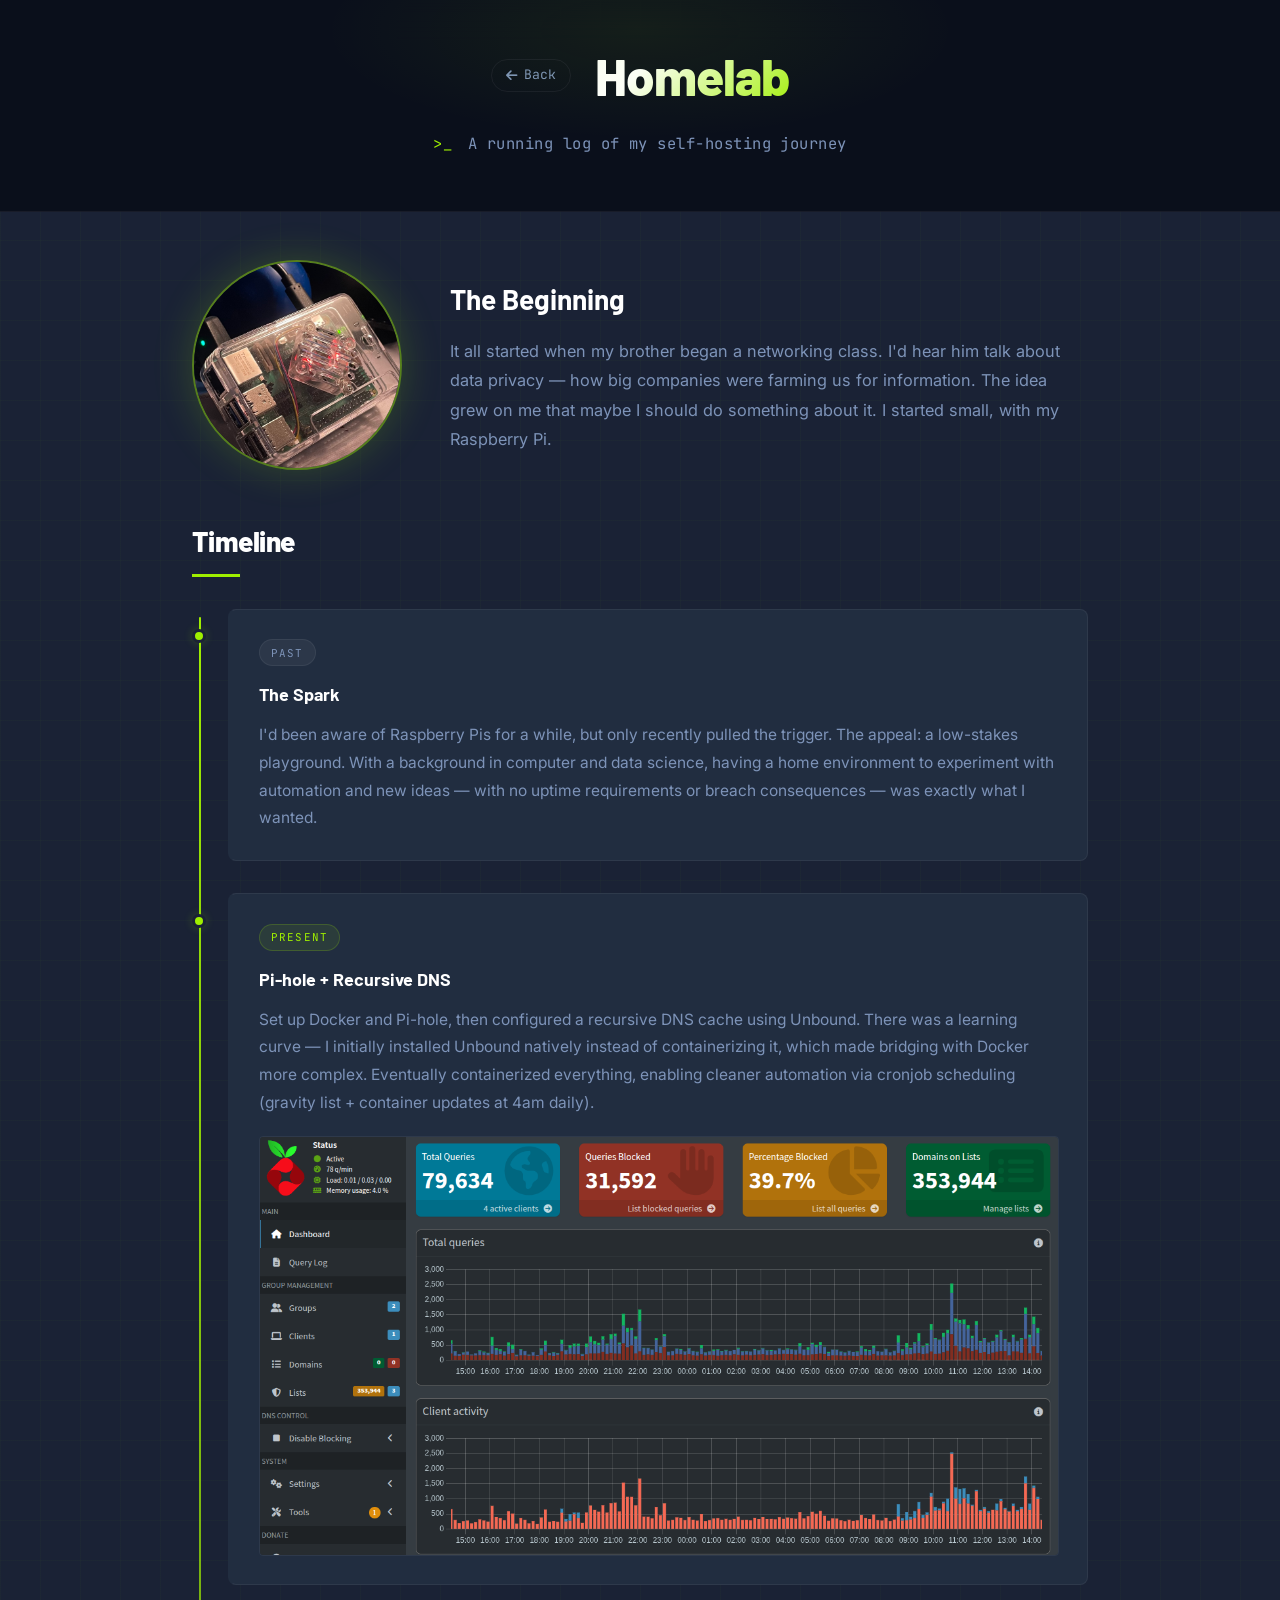
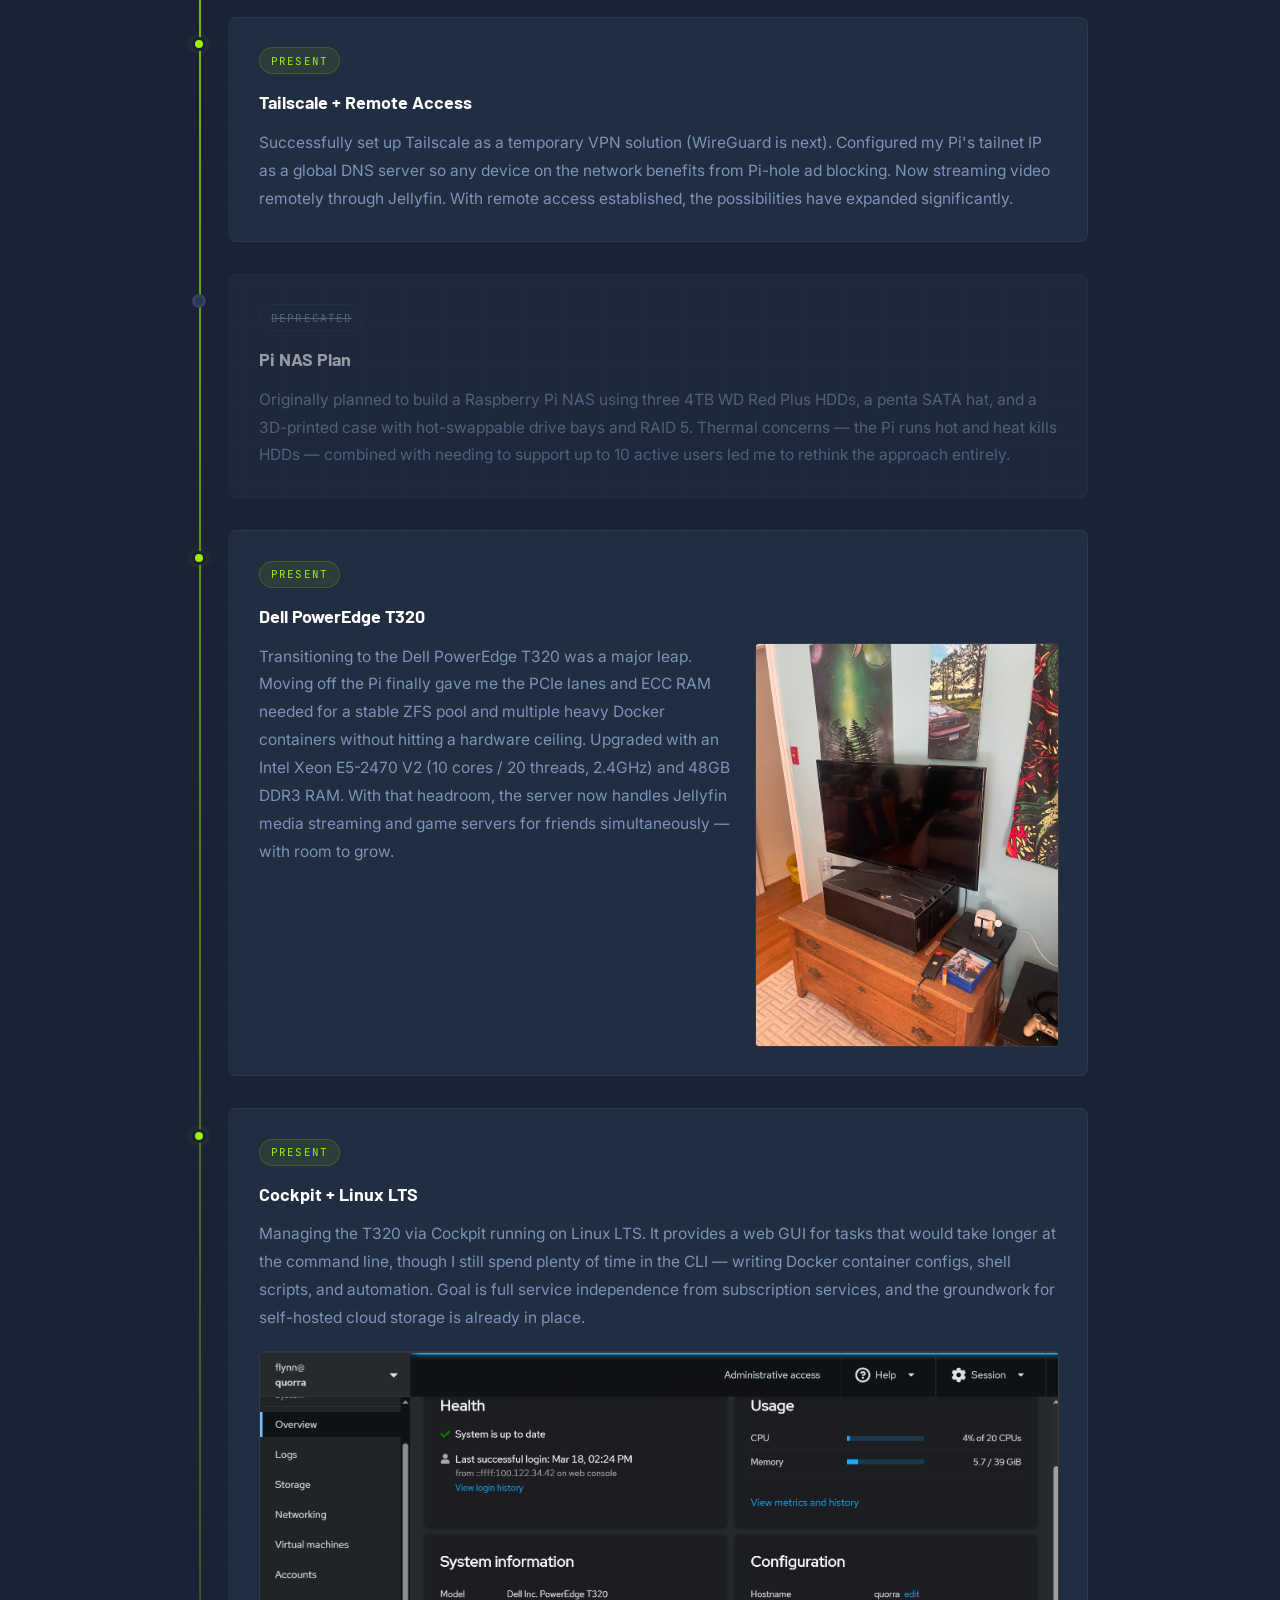
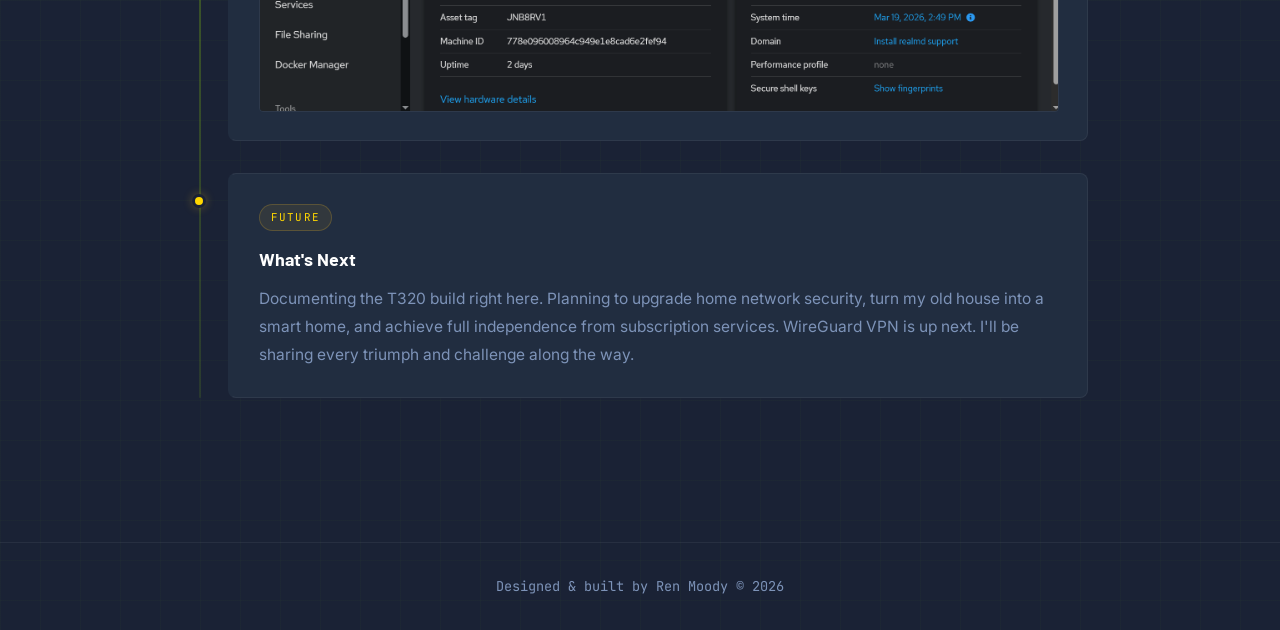
<file: homelab.html>
<!DOCTYPE html>
<html lang="en">
<head>
    <meta charset="UTF-8">
    <meta name="viewport" content="width=device-width, initial-scale=1.0">
    <meta name="description" content="Ren Moody's homelab journey — from Raspberry Pi to Dell PowerEdge.">
    <title>Homelab — Ren Moody</title>
    <link rel="stylesheet" href="new_style.css">
    <link rel="stylesheet" href="https://cdnjs.cloudflare.com/ajax/libs/font-awesome/6.5.1/css/all.min.css">
</head>
<body>

    <header class="site-header site-header--sub">
        <div class="header-inner">
            <div class="header-name">
                <a href="index.html" class="back-link"><i class="fas fa-arrow-left"></i> Back</a>
                <span class="name-label">Homelab</span>
            </div>
            <p class="header-tagline"><span class="prompt">&gt;_</span> A running log of my self-hosting journey</p>
        </div>
    </header>

    <section id="homelab-intro">
        <div class="container fade-up">
            <img src="./images/pi.jpeg" alt="Raspberry Pi" class="profile-pic">
            <div class="about-text">
                <h2>The Beginning</h2>
                <p>It all started when my brother began a networking class. I'd hear him talk about data privacy — how big companies were farming us for information. The idea grew on me that maybe I should do something about it. I started small, with my Raspberry Pi.</p>
            </div>
        </div>
    </section>

    <section id="timeline-section">
        <div class="container">
            <h2 class="section-title fade-up">Timeline</h2>

            <div class="timeline">

                <div class="timeline-item fade-up">
                    <div class="timeline-marker"></div>
                    <div class="timeline-card">
                        <span class="timeline-label past">Past</span>
                        <h3>The Spark</h3>
                        <p>I'd been aware of Raspberry Pis for a while, but only recently pulled the trigger. The appeal: a low-stakes playground. With a background in computer and data science, having a home environment to experiment with automation and new ideas — with no uptime requirements or breach consequences — was exactly what I wanted.</p>
                    </div>
                </div>

                <div class="timeline-item fade-up">
                    <div class="timeline-marker"></div>
                    <div class="timeline-card">
                        <span class="timeline-label present">Present</span>
                        <h3>Pi-hole + Recursive DNS</h3>
                        <p>Set up Docker and Pi-hole, then configured a recursive DNS cache using Unbound. There was a learning curve — I initially installed Unbound natively instead of containerizing it, which made bridging with Docker more complex. Eventually containerized everything, enabling cleaner automation via cronjob scheduling (gravity list + container updates at 4am daily).</p>
                        <div class="img">
                            <img src="./images/pi_stats.png" alt="Raspberry Pi stats dashboard">
                        </div>
                    </div>
                </div>

                <div class="timeline-item fade-up">
                    <div class="timeline-marker"></div>
                    <div class="timeline-card">
                        <span class="timeline-label present">Present</span>
                        <h3>Tailscale + Remote Access</h3>
                        <p>Successfully set up Tailscale as a temporary VPN solution (WireGuard is next). Configured my Pi's tailnet IP as a global DNS server so any device on the network benefits from Pi-hole ad blocking. Now streaming video remotely through Jellyfin. With remote access established, the possibilities have expanded significantly.</p>
                    </div>
                </div>

                <div class="timeline-item fade-up">
                    <div class="timeline-marker deprecated"></div>
                    <div class="timeline-card deprecated-card">
                        <span class="timeline-label deprecated">Deprecated</span>
                        <h3>Pi NAS Plan</h3>
                        <p>Originally planned to build a Raspberry Pi NAS using three 4TB WD Red Plus HDDs, a penta SATA hat, and a 3D-printed case with hot-swappable drive bays and RAID 5. Thermal concerns — the Pi runs hot and heat kills HDDs — combined with needing to support up to 10 active users led me to rethink the approach entirely.</p>
                    </div>
                </div>

                <div class="timeline-item fade-up">
                    <div class="timeline-marker"></div>
                    <div class="timeline-card">
                        <span class="timeline-label present">Present</span>
                        <h3>Dell PowerEdge T320</h3>
                        <div class="timeline-split">
                            <div class="timeline-split-text">
                                <p>Transitioning to the Dell PowerEdge T320 was a major leap. Moving off the Pi finally gave me the PCIe lanes and ECC RAM needed for a stable ZFS pool and multiple heavy Docker containers without hitting a hardware ceiling. Upgraded with an Intel Xeon E5-2470 V2 (10 cores / 20 threads, 2.4GHz) and 48GB DDR3 RAM. With that headroom, the server now handles Jellyfin media streaming and game servers for friends simultaneously — with room to grow.</p>
                            </div>
                            <div class="timeline-split-img">
                                <img src="./images/lab.jpeg" alt="Dell PowerEdge T320">
                            </div>
                        </div>
                    </div>
                </div>

                <div class="timeline-item fade-up">
                    <div class="timeline-marker"></div>
                    <div class="timeline-card">
                        <span class="timeline-label present">Present</span>
                        <h3>Cockpit + Linux LTS</h3>
                        <p>Managing the T320 via Cockpit running on Linux LTS. It provides a web GUI for tasks that would take longer at the command line, though I still spend plenty of time in the CLI — writing Docker container configs, shell scripts, and automation. Goal is full service independence from subscription services, and the groundwork for self-hosted cloud storage is already in place.</p>
                        <div class="img">
                            <img src="./images/Cockpit.PNG" alt="Cockpit dashboard">
                        </div>
                    </div>
                </div>

                <div class="timeline-item fade-up">
                    <div class="timeline-marker future"></div>
                    <div class="timeline-card">
                        <span class="timeline-label future">Future</span>
                        <h3>What's Next</h3>
                        <p>Documenting the T320 build right here. Planning to upgrade home network security, turn my old house into a smart home, and achieve full independence from subscription services. WireGuard VPN is up next. I'll be sharing every triumph and challenge along the way.</p>
                    </div>
                </div>

            </div>
        </div>
    </section>

    <footer>
        <div class="container">
            <p>Designed &amp; built by Ren Moody &copy; 2026</p>
        </div>
    </footer>

    <script src="script.js"></script>
</body>
</html>
</file>
<file: new_style.css>
@import url('https://fonts.googleapis.com/css2?family=Barlow:wght@400;500;600;700;800&family=Inter:wght@300;400;500;600&family=JetBrains+Mono:wght@400;500&display=swap');

/* ============ TOKENS ============ */
:root {
    --bg:             #1a2235;
    --surface:        #212d40;
    --surface-hi:     #2a3854;
    --border:         rgba(255, 255, 255, 0.06);
    --border-hi:      rgba(159, 239, 0, 0.45);
    --text:           #c8d4e3;
    --text-muted:     #7d93b8;
    --accent:         #9fef00;
    --accent-dim:     rgba(159, 239, 0, 0.08);
    --accent-glow:    rgba(159, 239, 0, 0.2);
    --green:          #9fef00;
    --yellow:         #ffd700;
    --red:            #ff4f4f;
    --radius:         8px;
    --radius-sm:      4px;
    --font-display:   'Barlow', sans-serif;
    --font-body:      'Inter', sans-serif;
    --font-mono:      'JetBrains Mono', monospace;
}

/* ============ RESET ============ */
*, *::before, *::after {
    margin: 0;
    padding: 0;
    box-sizing: border-box;
}

html { scroll-behavior: smooth; }

body {
    font-family: var(--font-body);
    background-color: var(--bg);
    background-image:
        linear-gradient(rgba(159, 239, 0, 0.025) 1px, transparent 1px),
        linear-gradient(90deg, rgba(159, 239, 0, 0.025) 1px, transparent 1px);
    background-size: 40px 40px;
    color: var(--text);
    line-height: 1.7;
    -webkit-font-smoothing: antialiased;
}

main { position: relative; }

.container {
    max-width: 960px;
    margin: 0 auto;
    padding: 3rem 2rem;
}

/* ============ HEADER ============ */
.site-header {
    background: rgba(8, 13, 24, 0.88);
    backdrop-filter: blur(20px);
    -webkit-backdrop-filter: blur(20px);
    border-bottom: 1px solid var(--border);
    padding: 3.5rem 2rem 3rem;
    text-align: center;
    position: relative;
    overflow: hidden;
}

/* ambient glow behind header */
.site-header::before {
    content: '';
    position: absolute;
    top: -80px;
    left: 50%;
    transform: translateX(-50%);
    width: 640px;
    height: 220px;
    background: radial-gradient(ellipse at center, rgba(159, 239, 0, 0.07) 0%, transparent 70%);
    pointer-events: none;
}

.header-inner {
    max-width: 960px;
    margin: 0 auto;
}

.header-name {
    display: flex;
    align-items: center;
    justify-content: center;
    gap: 1rem;
    margin-bottom: 0.75rem;
    flex-wrap: wrap;
}

.name-label {
    font-family: var(--font-display);
    font-size: clamp(1.9rem, 5vw, 3.2rem);
    font-weight: 800;
    letter-spacing: -0.02em;
    background: linear-gradient(135deg, #ffffff 30%, var(--accent) 100%);
    -webkit-background-clip: text;
    -webkit-text-fill-color: transparent;
    background-clip: text;
}

/* "Open to Work" badge */
.status-badge {
    font-family: var(--font-mono);
    font-size: 0.68rem;
    font-weight: 500;
    text-transform: uppercase;
    letter-spacing: 0.09em;
    color: var(--bg);
    background: var(--green);
    border: 1px solid var(--green);
    border-radius: 4px;
    padding: 0.3rem 0.9rem;
    display: inline-flex;
    align-items: center;
    gap: 0.45rem;
    white-space: nowrap;
}

.status-badge::before {
    content: '';
    display: inline-block;
    width: 6px;
    height: 6px;
    border-radius: 50%;
    background: var(--bg);
    animation: pulse-dot 2.2s ease-in-out infinite;
    flex-shrink: 0;
}

@keyframes pulse-dot {
    0%, 100% { opacity: 1; transform: scale(1); }
    50%       { opacity: 0.35; transform: scale(0.8); }
}

.header-tagline {
    color: var(--text-muted);
    font-size: 0.97rem;
    letter-spacing: 0.03em;
    margin-bottom: 1.6rem;
    font-family: var(--font-mono);
}

.prompt {
    color: var(--accent);
    margin-right: 0.4rem;
    user-select: none;
}

.header-nav {
    display: flex;
    justify-content: center;
    gap: 1.4rem;
}

.header-nav a {
    color: var(--text-muted);
    font-size: 1.35rem;
    transition: color 0.2s ease, transform 0.2s ease;
    display: inline-block;
}

.header-nav a:hover {
    color: var(--accent);
    transform: translateY(-3px);
}

.resume-nav-link {
    font-family: var(--font-mono);
    font-size: 0.8rem !important;
    display: inline-flex;
    align-items: center;
    gap: 0.4rem;
    border: 1px solid var(--border);
    border-radius: 50px;
    padding: 0.3rem 0.9rem;
    transition: color 0.2s ease, border-color 0.2s ease, transform 0.2s ease !important;
}

.resume-nav-link:hover {
    border-color: var(--border-hi) !important;
}

/* Sub-page header (homelab) */
.site-header--sub {
    padding: 2rem 2rem 1.75rem;
}

.site-header--sub .header-name {
    justify-content: center;
    gap: 1.5rem;
}

.back-link {
    font-family: var(--font-mono);
    font-size: 0.82rem;
    color: var(--text-muted);
    text-decoration: none;
    display: inline-flex;
    align-items: center;
    gap: 0.45rem;
    border: 1px solid var(--border);
    padding: 0.3rem 0.85rem;
    border-radius: 50px;
    transition: color 0.2s, border-color 0.2s;
}

.back-link:hover {
    color: var(--accent);
    border-color: var(--border-hi);
}

/* ============ ABOUT ============ */
#about .container,
#homelab-intro .container {
    display: flex;
    align-items: center;
    gap: 3rem;
    flex-wrap: wrap;
}

.profile-pic {
    width: 210px;
    height: 210px;
    border-radius: 50%;
    object-fit: cover;
    border: 2px solid var(--border-hi);
    box-shadow: 0 0 40px var(--accent-glow);
    flex-shrink: 0;
}

.about-text {
    flex: 1;
    min-width: 260px;
}

.about-text h2 {
    font-family: var(--font-display);
    font-size: 1.75rem;
    font-weight: 700;
    color: #fff;
    margin-bottom: 0.85rem;
}

.about-text p {
    color: var(--text-muted);
    font-size: 1.02rem;
    line-height: 1.8;
}

/* ============ ABOUT META ============ */
.about-meta {
    display: flex;
    flex-wrap: wrap;
    gap: 0.75rem 1.5rem;
    margin-top: 1rem;
    margin-bottom: 0.9rem;
}

.about-meta-item {
    font-family: var(--font-mono);
    font-size: 0.8rem;
    color: var(--text-muted);
    display: inline-flex;
    align-items: center;
    gap: 0.45rem;
}

.about-meta-item i {
    color: var(--accent);
    font-size: 0.75rem;
}

.target-roles {
    display: flex;
    flex-wrap: wrap;
    gap: 0.5rem;
    margin-top: 0.25rem;
}

.role-tag {
    font-family: var(--font-mono);
    font-size: 0.75rem;
    font-weight: 500;
    color: var(--accent);
    background: var(--accent-dim);
    border: 1px solid rgba(159, 239, 0, 0.18);
    padding: 0.25rem 0.8rem;
    border-radius: 50px;
    white-space: nowrap;
}

/* ============ CONTACT ============ */
#contact .container {
    padding-top: 3rem;
    padding-bottom: 3rem;
}

.contact-intro {
    color: var(--text-muted);
    font-size: 1rem;
    line-height: 1.75;
    margin-bottom: 1.75rem;
    max-width: 600px;
}

.contact-grid {
    display: grid;
    grid-template-columns: repeat(auto-fit, minmax(220px, 1fr));
    gap: 1rem;
}

.contact-card {
    display: flex;
    align-items: center;
    gap: 1rem;
    background: var(--surface);
    border: 1px solid var(--border);
    border-left: 3px solid transparent;
    border-radius: var(--radius);
    padding: 1.25rem 1.5rem;
    text-decoration: none;
    transition: border-color 0.25s ease, box-shadow 0.25s ease, transform 0.25s ease;
}

.contact-card:hover {
    border-color: var(--border-hi);
    border-left-color: var(--accent);
    box-shadow: 0 6px 24px rgba(159, 239, 0, 0.07);
    transform: translateY(-2px);
}

.contact-card i {
    font-size: 1.4rem;
    color: var(--accent);
    flex-shrink: 0;
    width: 1.6rem;
    text-align: center;
}

.contact-card--resume i {
    color: var(--red);
}

.contact-card--resume:hover {
    border-left-color: var(--red) !important;
    border-color: rgba(255, 79, 79, 0.3);
    box-shadow: 0 6px 24px rgba(255, 79, 79, 0.06);
}

.contact-card div {
    display: flex;
    flex-direction: column;
    gap: 0.15rem;
    min-width: 0;
}

.contact-label {
    font-family: var(--font-display);
    font-size: 0.9rem;
    font-weight: 700;
    color: #fff;
}

.contact-value {
    font-family: var(--font-mono);
    font-size: 0.73rem;
    color: var(--text-muted);
    white-space: nowrap;
    overflow: hidden;
    text-overflow: ellipsis;
}

/* ============ SKILLS (sticky) ============ */
#skills-sentinel {
    position: absolute;
    top: 40vh;
    width: 1px;
    height: 1px;
    visibility: hidden;
    pointer-events: none;
}

#skills-overview {
    position: sticky;
    top: 0;
    z-index: 100;
    background: rgba(8, 13, 24, 0.92);
    backdrop-filter: blur(18px);
    -webkit-backdrop-filter: blur(18px);
    border-bottom: 1px solid var(--border);
    transition: padding 0.3s ease;
}

#skills-overview .container {
    padding: 1.5rem 2rem;
}

.skills-heading {
    font-family: var(--font-display);
    font-size: 1rem;
    font-weight: 700;
    color: #fff;
    margin-bottom: 0.2rem;
    transition: opacity 0.35s ease, max-height 0.4s ease, margin 0.4s ease;
    max-height: 50px;
    overflow: hidden;
    opacity: 1;
}

.skills-sub {
    color: var(--text-muted);
    font-size: 0.82rem;
    margin-bottom: 0.9rem;
    transition: opacity 0.35s ease, max-height 0.4s ease, margin 0.4s ease;
    max-height: 40px;
    overflow: hidden;
    opacity: 1;
}

#skills-overview.is-pinned .skills-heading,
#skills-overview.is-pinned .skills-sub {
    opacity: 0;
    max-height: 0;
    margin-bottom: 0;
}

.skills-hub {
    display: flex;
    flex-wrap: wrap;
    gap: 0.55rem;
}

.skill-tag {
    text-decoration: none;
    background: var(--surface);
    color: var(--text-muted);
    padding: 0.35rem 1rem;
    border-radius: 50px;
    font-size: 0.8rem;
    font-weight: 500;
    font-family: var(--font-mono);
    border: 1px solid var(--border);
    transition: all 0.22s ease;
    cursor: pointer;
}

.skill-tag:hover,
.skill-tag.active-skill {
    background: var(--accent-dim);
    color: var(--accent);
    border-color: var(--border-hi);
    transform: translateY(-1px);
}

/* ============ SECTION TITLE ============ */
.section-title {
    font-family: var(--font-display);
    font-size: 1.75rem;
    font-weight: 800;
    color: #fff;
    margin-bottom: 2rem;
    letter-spacing: -0.02em;
}

.section-title::after {
    content: '';
    display: block;
    width: 48px;
    height: 3px;
    background: var(--accent);
    margin-top: 0.5rem;
    border-radius: 0;
}

/* ============ PROJECTS ============ */
#projects .container { padding-top: 3rem; }

.projects-grid {
    display: grid;
    grid-template-columns: repeat(2, 1fr);
    gap: 1.5rem;
}

.project--featured {
    grid-column: 1 / -1;
}

.project {
    scroll-margin-top: 180px;
    background: var(--surface);
    border: 1px solid var(--border);
    border-left: 3px solid transparent;
    border-radius: var(--radius);
    padding: 2rem;
    transition: border-color 0.3s ease, box-shadow 0.3s ease, transform 0.3s ease;
    cursor: pointer;
}

.project:hover,
.project.active-project {
    border-color: var(--border-hi);
    border-left-color: var(--accent);
    box-shadow: 0 8px 32px rgba(159, 239, 0, 0.07);
    transform: translateY(-2px);
}

.project-header {
    display: flex;
    align-items: center;
    gap: 0.85rem;
    margin-bottom: 0.85rem;
    flex-wrap: wrap;
}

.project-tag {
    font-family: var(--font-mono);
    font-size: 0.68rem;
    text-transform: uppercase;
    letter-spacing: 0.09em;
    color: var(--accent);
    background: var(--accent-dim);
    border: 1px solid rgba(159, 239, 0, 0.18);
    padding: 0.2rem 0.75rem;
    border-radius: 50px;
    white-space: nowrap;
}

.project h3 {
    font-family: var(--font-display);
    font-size: 1.2rem;
    font-weight: 700;
}

.project h3 a {
    color: #fff;
    text-decoration: none;
    transition: color 0.2s ease;
}

.project h3 a:hover { color: var(--accent); }

.project p {
    color: var(--text-muted);
    font-size: 0.97rem;
    line-height: 1.8;
    margin-bottom: 1.2rem;
}

.project-date {
    font-family: var(--font-mono) !important;
    font-size: 0.78rem !important;
    color: var(--text-muted) !important;
    margin-bottom: 0.6rem !important;
}

.project-stack {
    display: flex;
    flex-wrap: wrap;
    gap: 0.45rem;
}

.project-stack span {
    font-family: var(--font-mono);
    font-size: 0.73rem;
    color: var(--text-muted);
    background: rgba(255, 255, 255, 0.04);
    border: 1px solid var(--border);
    padding: 0.2rem 0.65rem;
    border-radius: var(--radius-sm);
}

/* Split project layout (video) */
.project-split {
    display: flex;
    align-items: flex-start;
    gap: 2rem;
}

.project-split .project-info {
    flex: 1;
    min-width: 0;
}

.video-container {
    width: 36%;
    flex-shrink: 0;
    aspect-ratio: 9 / 16;
    border-radius: var(--radius-sm);
    overflow: hidden;
    background: #000;
    border: 1px solid var(--border);
}

.video-container video {
    width: 100%;
    height: 100%;
    display: block;
    object-fit: cover;
}

/* ============ TIMELINE (homelab) ============ */
#homelab-intro .container { padding-bottom: 2rem; }
#timeline-section .container { padding-top: 1rem; }

.timeline {
    position: relative;
    padding-left: 2.25rem;
}

.timeline::before {
    content: '';
    position: absolute;
    left: 7px;
    top: 8px;
    bottom: 0;
    width: 2px;
    background: linear-gradient(to bottom, var(--accent) 0%, rgba(159, 239, 0, 0.1) 100%);
    border-radius: 2px;
}

.timeline-item {
    position: relative;
    margin-bottom: 2rem;
}

.timeline-marker {
    position: absolute;
    left: -2.25rem;
    top: 1.3rem;
    width: 14px;
    height: 14px;
    border-radius: 50%;
    background: var(--accent);
    border: 3px solid var(--bg);
    box-shadow: 0 0 10px var(--accent-glow);
}

.timeline-marker.deprecated {
    background: var(--surface-hi);
    border-color: var(--border);
    box-shadow: none;
}

.timeline-marker.future {
    background: var(--yellow);
    box-shadow: 0 0 10px rgba(251, 191, 36, 0.3);
}

.timeline-card {
    background: var(--surface);
    border: 1px solid var(--border);
    border-left: 3px solid transparent;
    border-radius: var(--radius);
    padding: 1.75rem;
    transition: border-color 0.3s ease, box-shadow 0.3s ease;
}

.timeline-card:hover {
    border-color: var(--border-hi);
    border-left-color: var(--accent);
    box-shadow: 0 4px 24px rgba(159, 239, 0, 0.05);
}

.deprecated-card {
    opacity: 0.55;
    transition: border-color 0.3s, box-shadow 0.3s, opacity 0.3s;
}

.deprecated-card:hover {
    opacity: 0.8;
    border-color: var(--border);
}

.timeline-label {
    font-family: var(--font-mono);
    font-size: 0.68rem;
    text-transform: uppercase;
    letter-spacing: 0.1em;
    padding: 0.2rem 0.7rem;
    border-radius: 50px;
    display: inline-block;
    margin-bottom: 0.8rem;
}

.timeline-label.past {
    color: var(--text-muted);
    background: rgba(255, 255, 255, 0.05);
    border: 1px solid var(--border);
}

.timeline-label.present {
    color: var(--accent);
    background: var(--accent-dim);
    border: 1px solid rgba(159, 239, 0, 0.18);
}

.timeline-label.deprecated {
    color: var(--text-muted);
    background: transparent;
    border: 1px solid var(--border);
    text-decoration: line-through;
}

.timeline-label.future {
    color: var(--yellow);
    background: rgba(251, 191, 36, 0.08);
    border: 1px solid rgba(251, 191, 36, 0.2);
}

.timeline-card h3 {
    font-family: var(--font-display);
    font-size: 1.12rem;
    font-weight: 700;
    color: #fff;
    margin-bottom: 0.7rem;
}

.timeline-card p {
    color: var(--text-muted);
    font-size: 0.97rem;
    line-height: 1.8;
}

/* Timeline image split layout */
.timeline-split {
    display: flex;
    gap: 1.5rem;
    align-items: flex-start;
    margin-top: 0.25rem;
}

.timeline-split-text {
    flex: 1;
    min-width: 0;
}

.timeline-split-img {
    flex-shrink: 0;
    width: 38%;
    border-radius: var(--radius-sm);
    overflow: hidden;
    border: 1px solid var(--border);
}

.timeline-split-img img {
    width: 100%;
    display: block;
    object-fit: cover;
}


.img {
    margin-top: 1.2rem;
    border-radius: var(--radius-sm);
    overflow: hidden;
    border: 1px solid var(--border);
}

.img img {
    width: 100%;
    display: block;
}

/* ============ TOOLTIP ============ */
.tooltip {
    border-bottom: 1px dashed var(--text-muted);
    position: relative;
    cursor: help;
}

.tooltip::after {
    content: attr(data-tooltip);
    position: absolute;
    bottom: 130%;
    left: 50%;
    transform: translateX(-50%);
    background: var(--surface-hi);
    color: var(--text);
    border: 1px solid var(--border);
    padding: 0.5rem 0.8rem;
    border-radius: var(--radius-sm);
    font-size: 0.8rem;
    white-space: nowrap;
    opacity: 0;
    visibility: hidden;
    transition: opacity 0.22s ease;
    pointer-events: none;
    z-index: 10;
    box-shadow: 0 4px 16px rgba(0,0,0,0.4);
}

.tooltip:hover::after {
    opacity: 1;
    visibility: visible;
}

/* ============ FOOTER ============ */
footer {
    border-top: 1px solid var(--border);
    margin-top: 4rem;
    text-align: center;
}

footer .container { padding: 2rem; }

footer p {
    color: var(--text-muted);
    font-size: 0.85rem;
    font-family: var(--font-mono);
}

/* ============ SCROLL ANIMATIONS ============ */
.fade-up {
    opacity: 0;
    transform: translateY(22px);
    transition: opacity 0.55s ease, transform 0.55s ease;
}

.fade-up.visible {
    opacity: 1;
    transform: translateY(0);
}

/* ============ RESPONSIVE ============ */
@media (max-width: 768px) {
    .container {
        padding: 2rem 1.25rem;
    }

    #about .container,
    #homelab-intro .container {
        flex-direction: column;
        text-align: center;
    }

    .profile-pic {
        width: 160px;
        height: 160px;
        align-self: center;
    }

    .projects-grid {
        grid-template-columns: 1fr;
    }

    .project--featured {
        grid-column: 1;
    }

    .project-split {
        flex-direction: column;
    }

    .video-container {
        width: 100%;
    }

    .header-name {
        flex-direction: column;
        gap: 0.6rem;
    }

    #skills-overview .container {
        padding: 0.9rem 1.25rem;
    }

    .skills-heading,
    .skills-sub {
        display: none;
    }

    .timeline {
        padding-left: 1.75rem;
    }

    .timeline-marker {
        left: -1.75rem;
    }

    .timeline-split {
        flex-direction: column;
    }

    .timeline-split-img {
        width: 100%;
    }

    .site-header--sub .header-name {
        flex-direction: row;
        gap: 1rem;
    }
}

@media (max-width: 480px) {
    .project {
        padding: 1.4rem;
    }

    .timeline-card {
        padding: 1.25rem;
    }

    .project-header {
        flex-direction: column;
        align-items: flex-start;
        gap: 0.45rem;
    }
}
</file>
